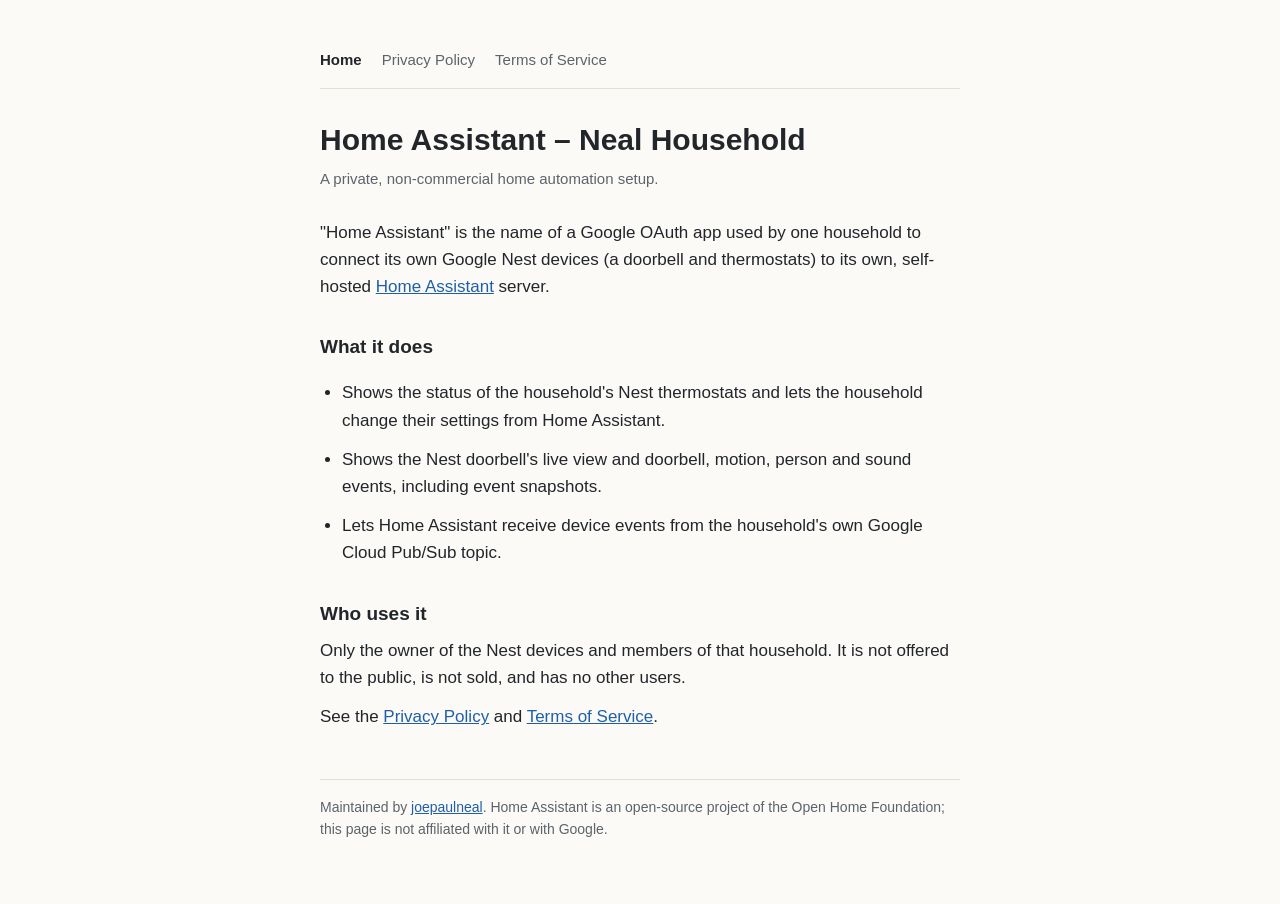
<file: index.html>
<!doctype html>
<html lang="en">
<head>
  <meta charset="utf-8">
  <meta name="viewport" content="width=device-width, initial-scale=1">
  <title>Home Assistant – Neal Household</title>
  <meta name="description" content="A private Home Assistant installation that connects one household's own Google Nest devices.">
  <link rel="stylesheet" href="style.css">
</head>
<body>
<main>
  <nav>
    <a href="./" aria-current="page">Home</a>
    <a href="privacy.html">Privacy Policy</a>
    <a href="terms.html">Terms of Service</a>
  </nav>

  <h1>Home Assistant – Neal Household</h1>
  <p class="meta">A private, non-commercial home automation setup.</p>

  <p>
    "Home Assistant" is the name of a Google OAuth app used by one household to connect
    its own Google Nest devices (a doorbell and thermostats) to its own, self-hosted
    <a href="https://www.home-assistant.io/">Home Assistant</a> server.
  </p>

  <h2>What it does</h2>
  <ul>
    <li>Shows the status of the household's Nest thermostats and lets the household change their settings from Home Assistant.</li>
    <li>Shows the Nest doorbell's live view and doorbell, motion, person and sound events, including event snapshots.</li>
    <li>Lets Home Assistant receive device events from the household's own Google Cloud Pub/Sub topic.</li>
  </ul>

  <h2>Who uses it</h2>
  <p>
    Only the owner of the Nest devices and members of that household. It is not offered to
    the public, is not sold, and has no other users.
  </p>

  <p>
    See the <a href="privacy.html">Privacy Policy</a> and
    <a href="terms.html">Terms of Service</a>.
  </p>

  <footer>
    Maintained by <a href="https://github.com/joepaulneal">joepaulneal</a>.
    Home Assistant is an open-source project of the Open Home Foundation; this page is not
    affiliated with it or with Google.
  </footer>
</main>
</body>
</html>
</file>
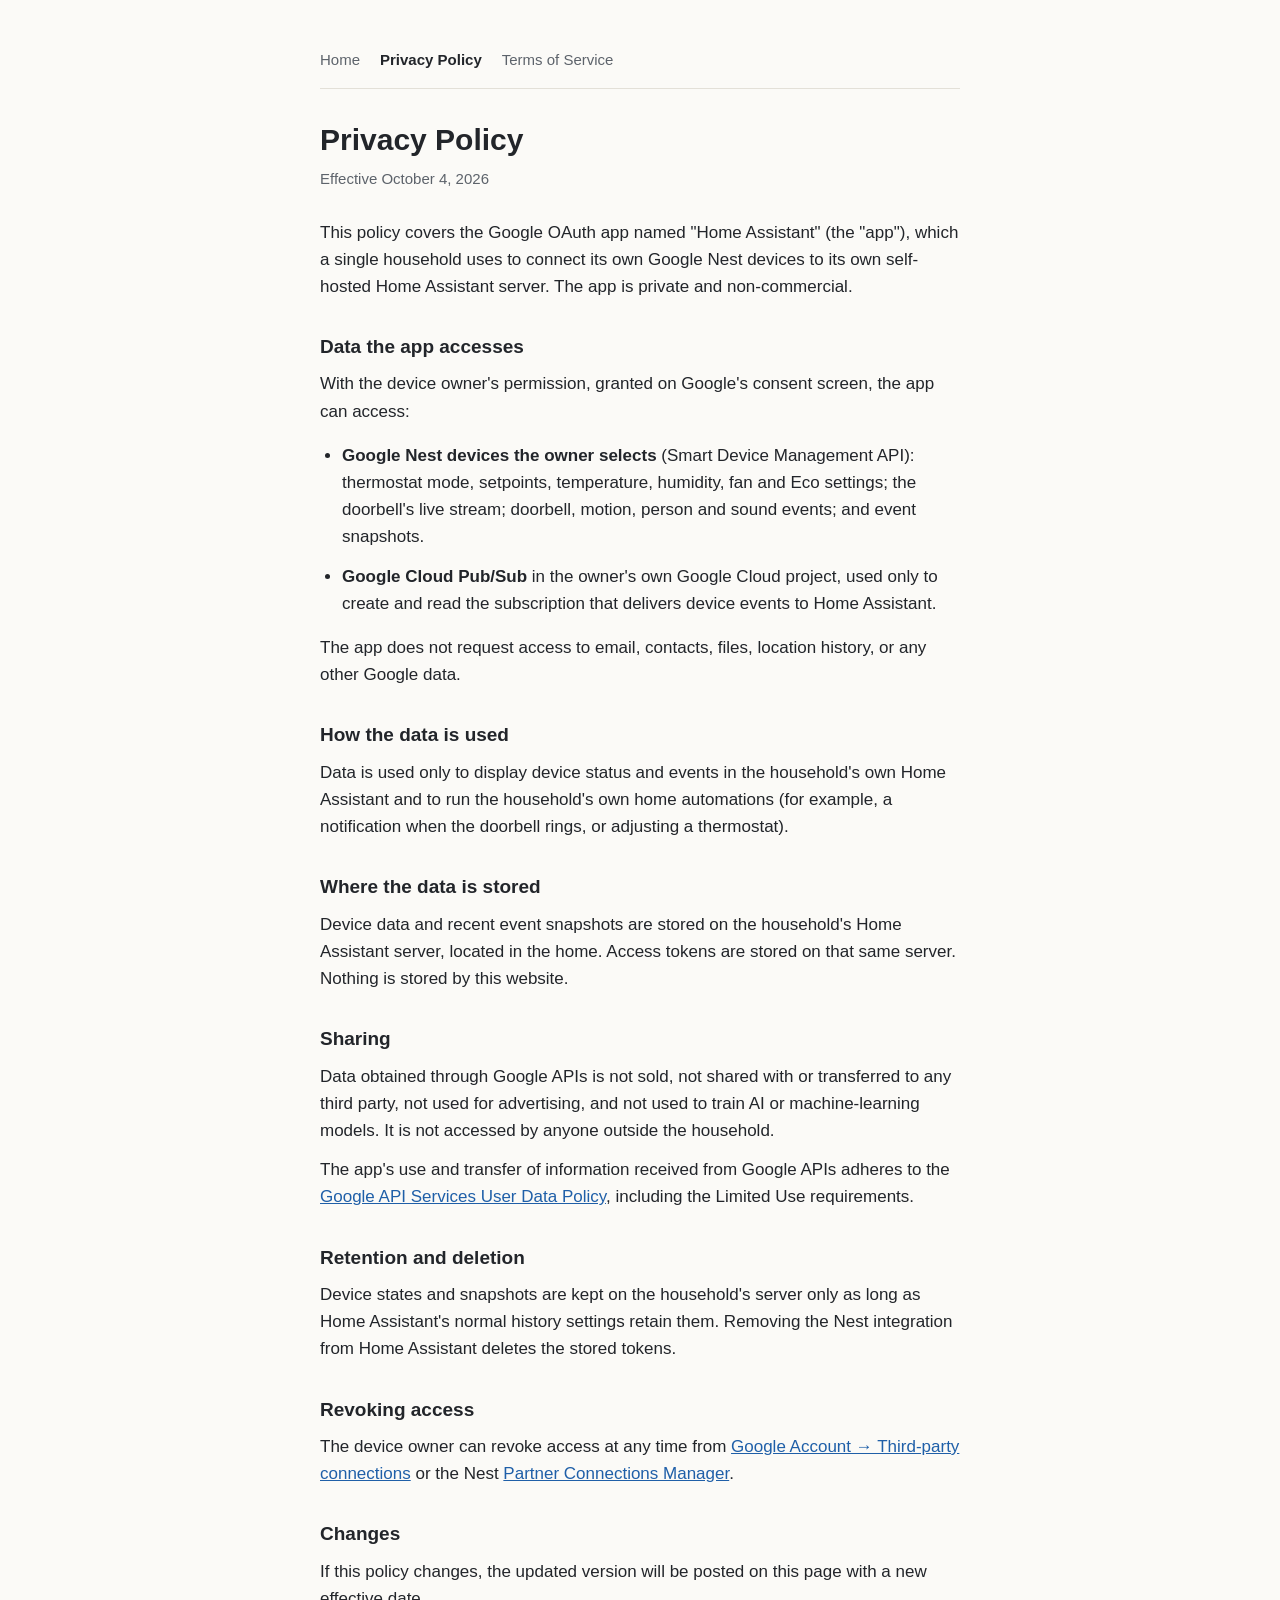
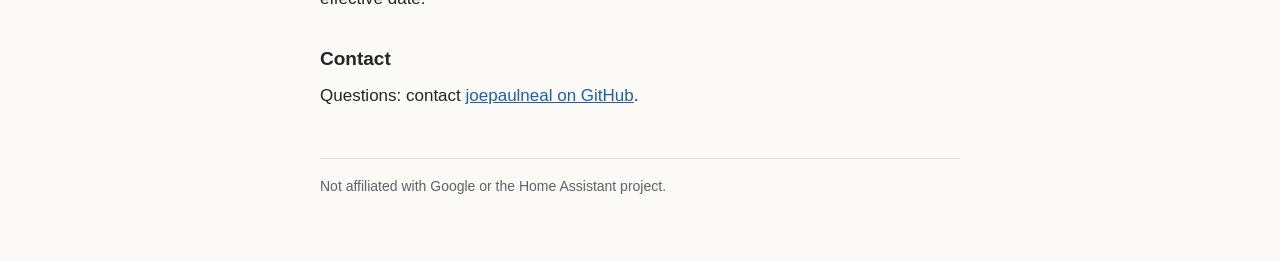
<file: privacy.html>
<!doctype html>
<html lang="en">
<head>
  <meta charset="utf-8">
  <meta name="viewport" content="width=device-width, initial-scale=1">
  <title>Privacy Policy – Neal Household Home Assistant</title>
  <link rel="stylesheet" href="style.css">
</head>
<body>
<main>
  <nav>
    <a href="./">Home</a>
    <a href="privacy.html" aria-current="page">Privacy Policy</a>
    <a href="terms.html">Terms of Service</a>
  </nav>

  <h1>Privacy Policy</h1>
  <p class="meta">Effective October 4, 2026</p>

  <p>
    This policy covers the Google OAuth app named "Home Assistant" (the "app"), which a
    single household uses to connect its own Google Nest devices to its own self-hosted
    Home Assistant server. The app is private and non-commercial.
  </p>

  <h2>Data the app accesses</h2>
  <p>With the device owner's permission, granted on Google's consent screen, the app can access:</p>
  <ul>
    <li><strong>Google Nest devices the owner selects</strong> (Smart Device Management API): thermostat mode, setpoints, temperature, humidity, fan and Eco settings; the doorbell's live stream; doorbell, motion, person and sound events; and event snapshots.</li>
    <li><strong>Google Cloud Pub/Sub</strong> in the owner's own Google Cloud project, used only to create and read the subscription that delivers device events to Home Assistant.</li>
  </ul>
  <p>The app does not request access to email, contacts, files, location history, or any other Google data.</p>

  <h2>How the data is used</h2>
  <p>
    Data is used only to display device status and events in the household's own Home
    Assistant and to run the household's own home automations (for example, a notification
    when the doorbell rings, or adjusting a thermostat).
  </p>

  <h2>Where the data is stored</h2>
  <p>
    Device data and recent event snapshots are stored on the household's Home Assistant
    server, located in the home. Access tokens are stored on that same server. Nothing is
    stored by this website.
  </p>

  <h2>Sharing</h2>
  <p>
    Data obtained through Google APIs is not sold, not shared with or transferred to any
    third party, not used for advertising, and not used to train AI or machine-learning
    models. It is not accessed by anyone outside the household.
  </p>
  <p>
    The app's use and transfer of information received from Google APIs adheres to the
    <a href="https://developers.google.com/terms/api-services-user-data-policy">Google API Services User Data Policy</a>,
    including the Limited Use requirements.
  </p>

  <h2>Retention and deletion</h2>
  <p>
    Device states and snapshots are kept on the household's server only as long as Home
    Assistant's normal history settings retain them. Removing the Nest integration from Home
    Assistant deletes the stored tokens.
  </p>

  <h2>Revoking access</h2>
  <p>
    The device owner can revoke access at any time from
    <a href="https://myaccount.google.com/permissions">Google Account → Third-party connections</a>
    or the Nest
    <a href="https://nestservices.google.com/partnerconnections">Partner Connections Manager</a>.
  </p>

  <h2>Changes</h2>
  <p>If this policy changes, the updated version will be posted on this page with a new effective date.</p>

  <h2>Contact</h2>
  <p>Questions: contact <a href="https://github.com/joepaulneal">joepaulneal on GitHub</a>.</p>

  <footer>Not affiliated with Google or the Home Assistant project.</footer>
</main>
</body>
</html>
</file>
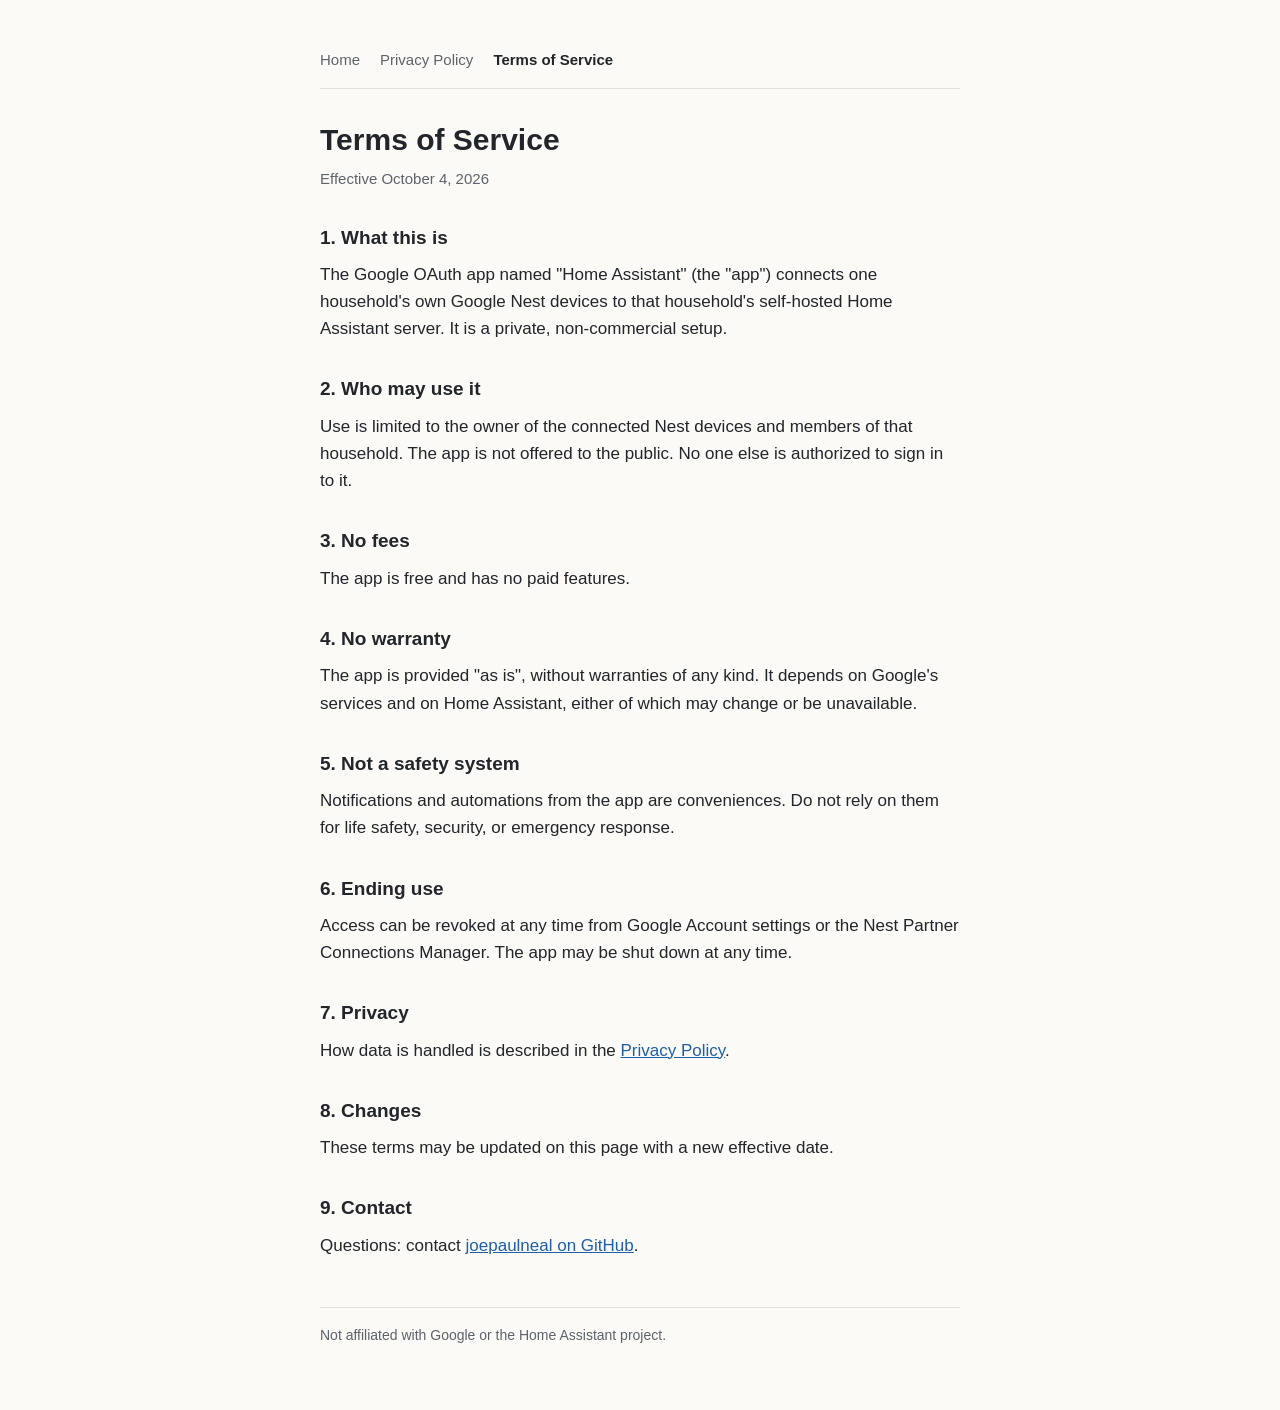
<file: terms.html>
<!doctype html>
<html lang="en">
<head>
  <meta charset="utf-8">
  <meta name="viewport" content="width=device-width, initial-scale=1">
  <title>Terms of Service – Neal Household Home Assistant</title>
  <link rel="stylesheet" href="style.css">
</head>
<body>
<main>
  <nav>
    <a href="./">Home</a>
    <a href="privacy.html">Privacy Policy</a>
    <a href="terms.html" aria-current="page">Terms of Service</a>
  </nav>

  <h1>Terms of Service</h1>
  <p class="meta">Effective October 4, 2026</p>

  <h2>1. What this is</h2>
  <p>
    The Google OAuth app named "Home Assistant" (the "app") connects one household's own
    Google Nest devices to that household's self-hosted Home Assistant server. It is a
    private, non-commercial setup.
  </p>

  <h2>2. Who may use it</h2>
  <p>
    Use is limited to the owner of the connected Nest devices and members of that household.
    The app is not offered to the public. No one else is authorized to sign in to it.
  </p>

  <h2>3. No fees</h2>
  <p>The app is free and has no paid features.</p>

  <h2>4. No warranty</h2>
  <p>
    The app is provided "as is", without warranties of any kind. It depends on Google's
    services and on Home Assistant, either of which may change or be unavailable.
  </p>

  <h2>5. Not a safety system</h2>
  <p>
    Notifications and automations from the app are conveniences. Do not rely on them for
    life safety, security, or emergency response.
  </p>

  <h2>6. Ending use</h2>
  <p>
    Access can be revoked at any time from Google Account settings or the Nest Partner
    Connections Manager. The app may be shut down at any time.
  </p>

  <h2>7. Privacy</h2>
  <p>How data is handled is described in the <a href="privacy.html">Privacy Policy</a>.</p>

  <h2>8. Changes</h2>
  <p>These terms may be updated on this page with a new effective date.</p>

  <h2>9. Contact</h2>
  <p>Questions: contact <a href="https://github.com/joepaulneal">joepaulneal on GitHub</a>.</p>

  <footer>Not affiliated with Google or the Home Assistant project.</footer>
</main>
</body>
</html>
</file>
<file: style.css>
:root {
  --bg: #fbfaf7;
  --text: #22252a;
  --muted: #5d636b;
  --rule: #e3e0d8;
  --link: #1f5fa8;
}
@media (prefers-color-scheme: dark) {
  :root {
    --bg: #16181b;
    --text: #e6e4df;
    --muted: #a3a7ad;
    --rule: #2c3035;
    --link: #8ab8ee;
  }
}
* { box-sizing: border-box; }
body {
  margin: 0;
  background: var(--bg);
  color: var(--text);
  font: 17px/1.6 -apple-system, BlinkMacSystemFont, "Segoe UI", Roboto, Helvetica, Arial, sans-serif;
}
main {
  max-width: 680px;
  margin: 0 auto;
  padding: 48px 20px 64px;
}
nav {
  display: flex;
  gap: 20px;
  font-size: 15px;
  padding-bottom: 16px;
  border-bottom: 1px solid var(--rule);
  margin-bottom: 32px;
}
nav a { color: var(--muted); text-decoration: none; }
nav a[aria-current="page"] { color: var(--text); font-weight: 600; }
h1 { font-size: 30px; line-height: 1.25; margin: 0 0 8px; }
h2 { font-size: 19px; margin: 32px 0 8px; }
p, li { margin: 0 0 12px; }
ul { padding-left: 22px; }
a { color: var(--link); }
.meta { color: var(--muted); font-size: 15px; margin-bottom: 28px; }
footer {
  margin-top: 48px;
  padding-top: 16px;
  border-top: 1px solid var(--rule);
  color: var(--muted);
  font-size: 14px;
}
</file>
